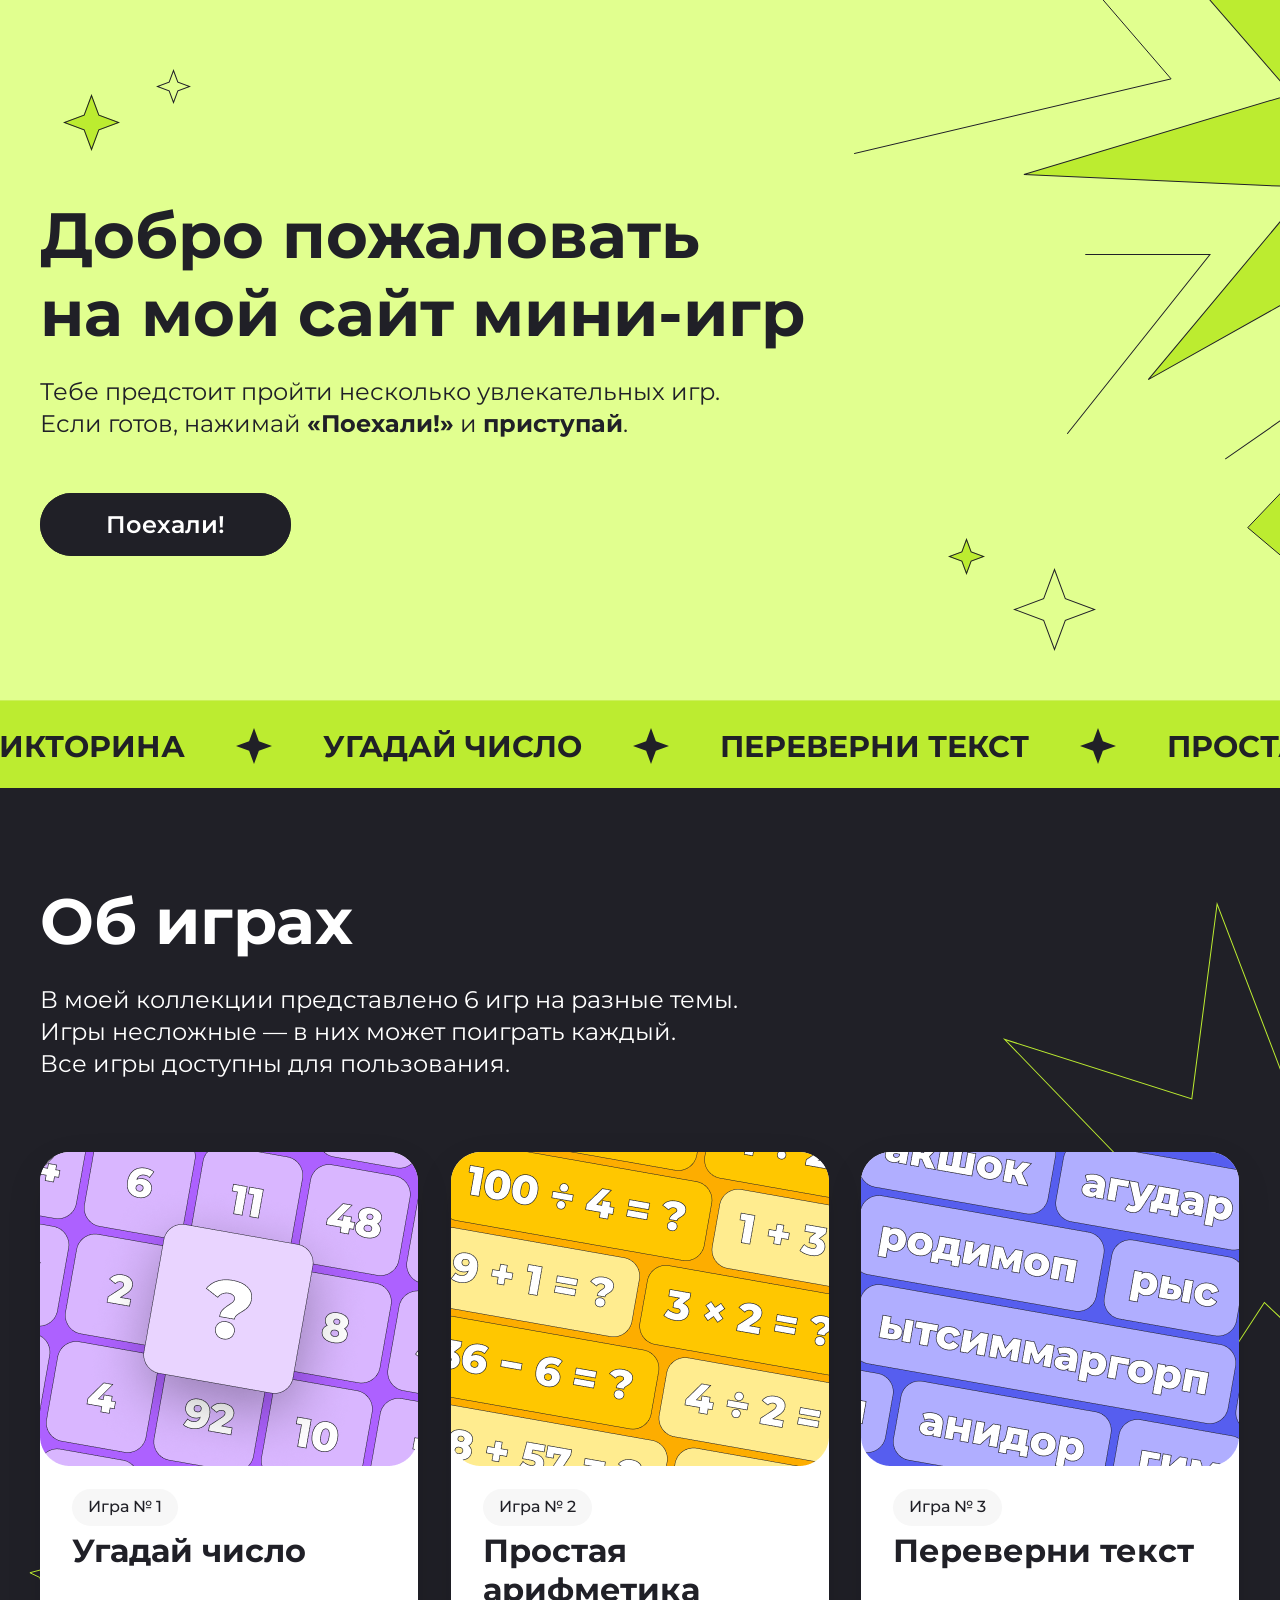
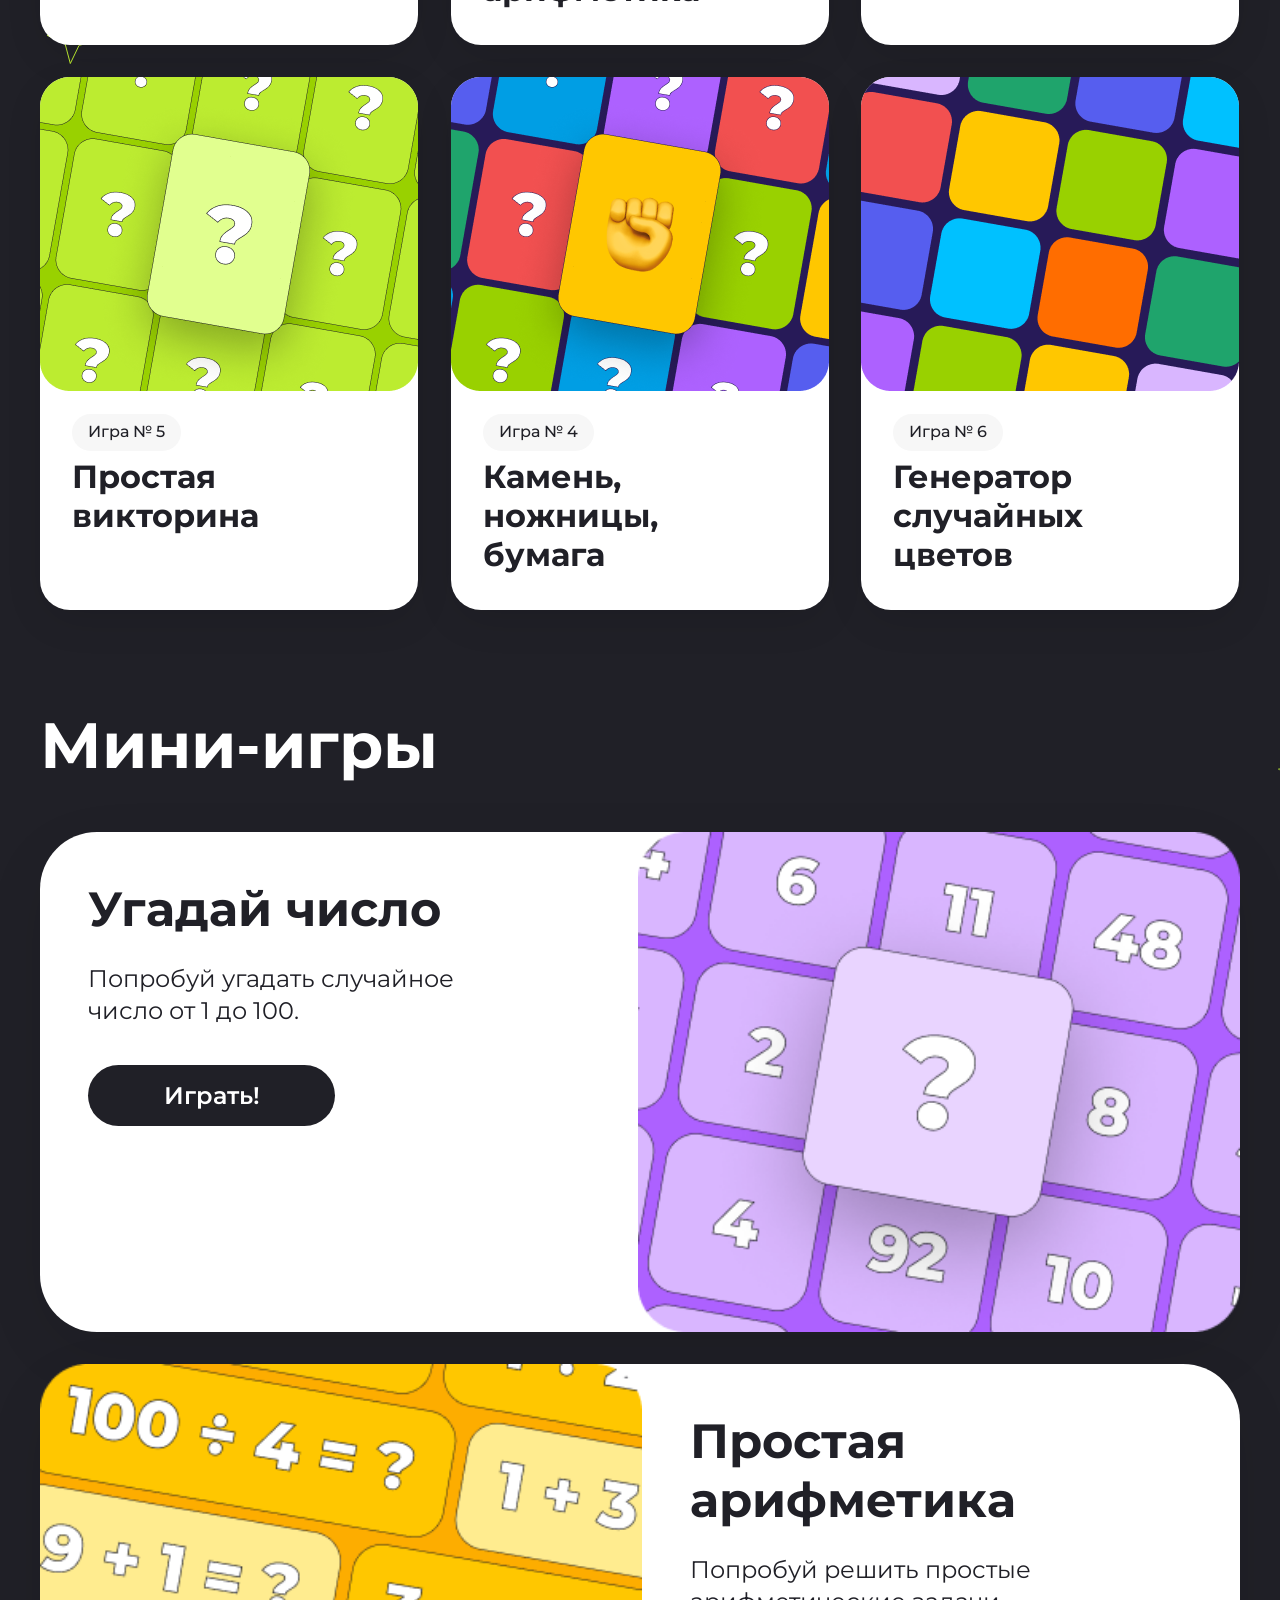
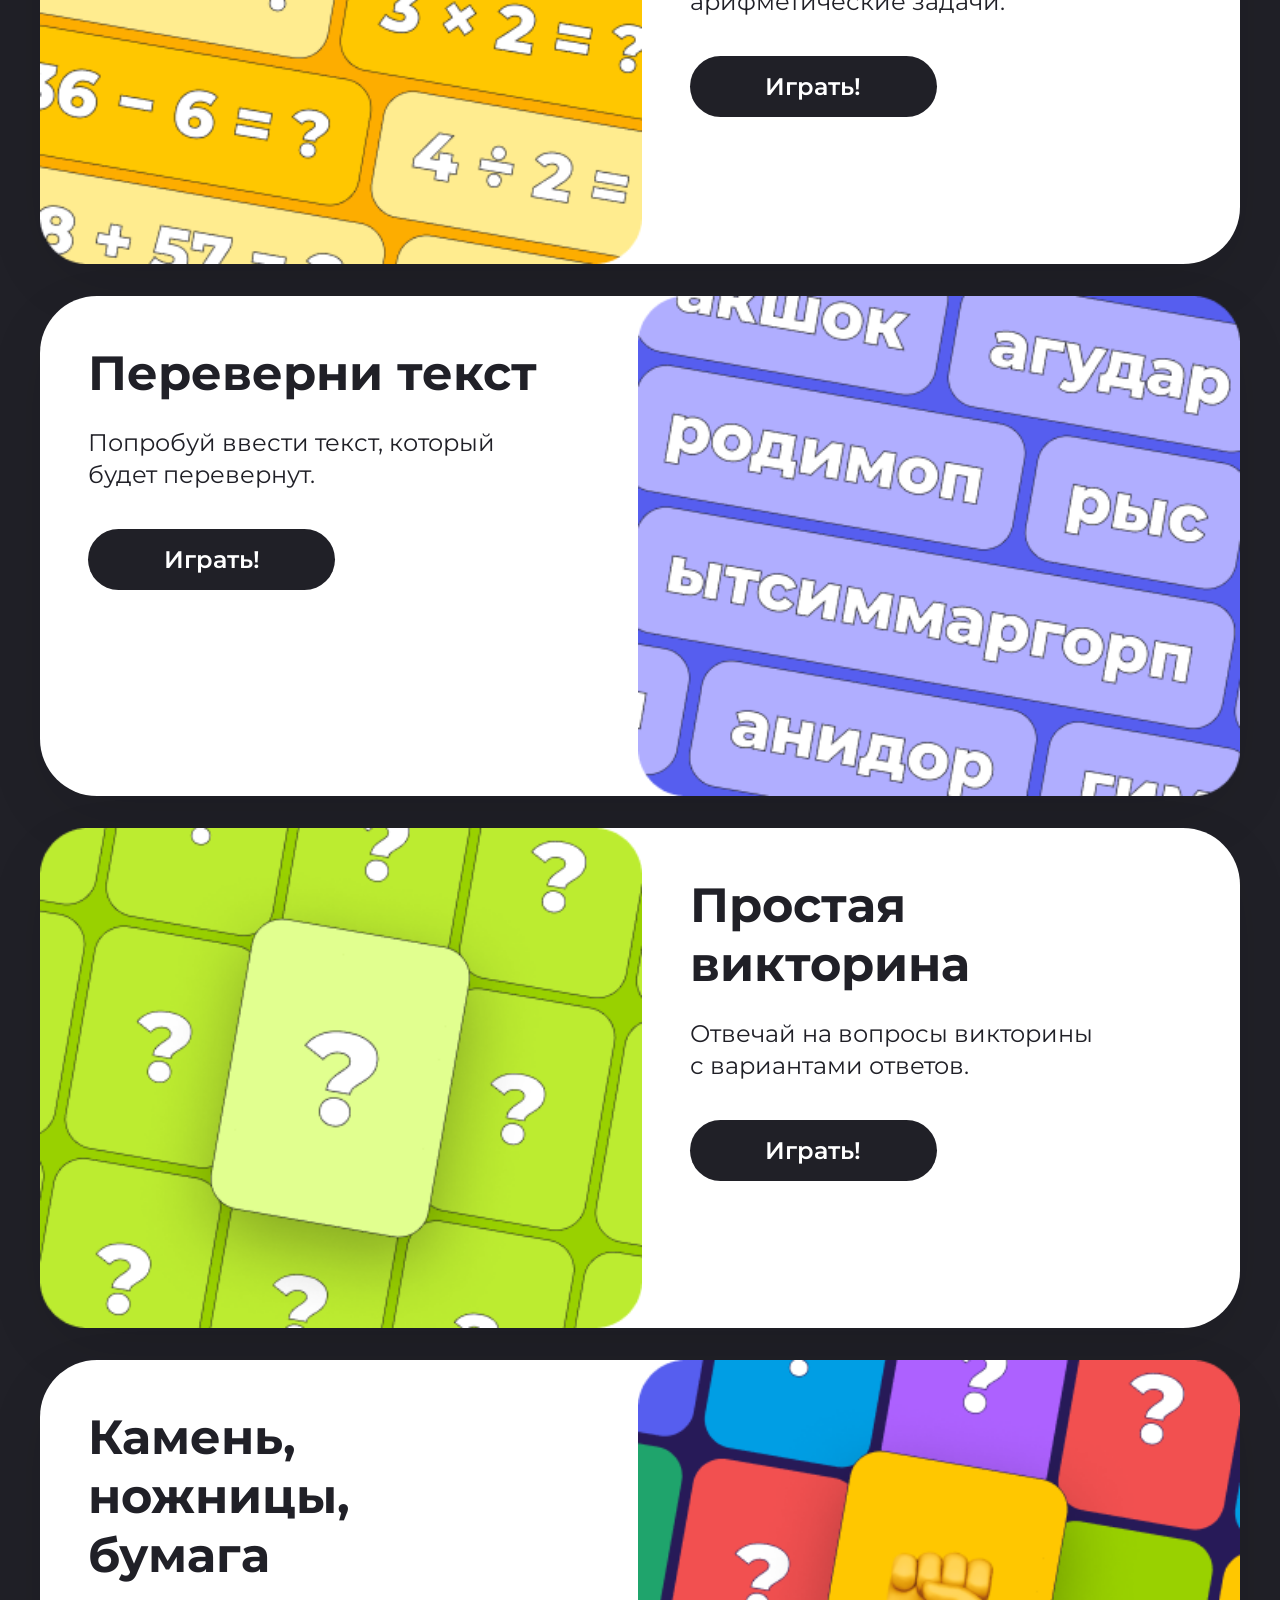
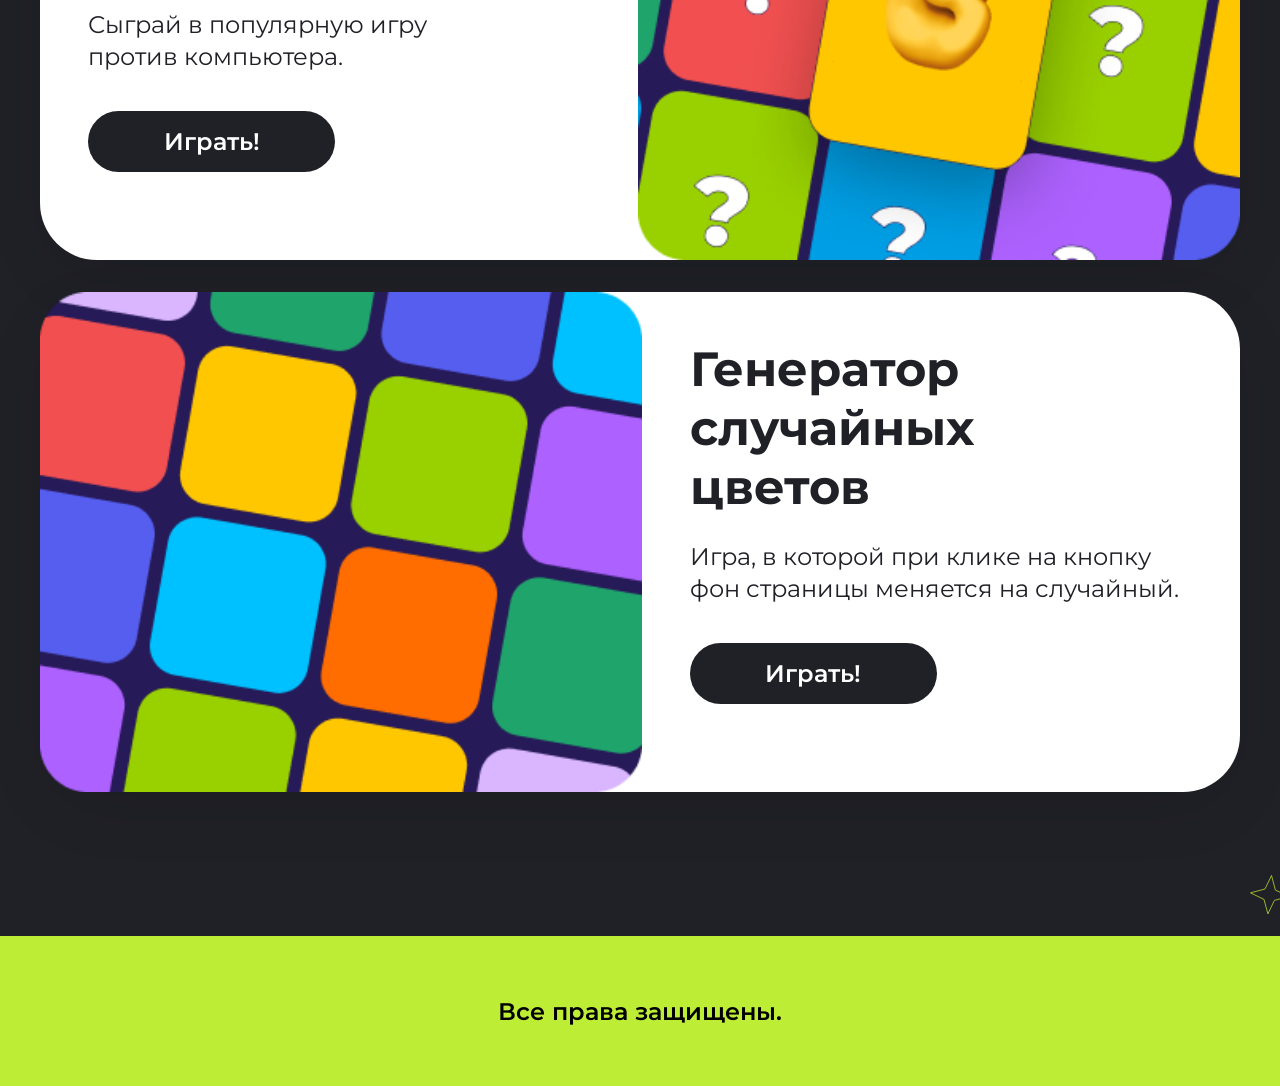
<file: index.html>
<!DOCTYPE html>
<html lang="en">
<head>
    <meta charset="UTF-8">
    <meta name="viewport" content="width=device-width, initial-scale=1.0">
    <link rel="preconnect" href="https://fonts.googleapis.com">
    <link rel="preconnect" href="https://fonts.gstatic.com"     crossorigin>
    <link href="https://fonts.googleapis.com/css2?family=Montserrat:ital,wght@0,100..900;1,100..900&display=swap&subset=cyrillic" rel="stylesheet">
    <link rel="stylesheet" href="style.css">
    <title>Mini Games</title>
</head>
<body>
    <header class="top center">
        <img class="top__star-2" src="img/Star-2.svg" alt="star">
        <img class="top__star-3" src="img/Star-3.svg" alt="star">
        <img class="top__star-5" src="img/Star-5.svg" alt="star">
        <img class="top__star-4" src="img/Star-4.svg" alt="star">
        <img class="top__BigStar" src="img/BigStar.svg" alt="star">
        <img class="top__ray-1" src="img/ray-1.svg" alt="ray">
        <img class="top__ray-2" src="img/ray-2.svg" alt="ray">
        <img class="top__ray-3" src="img/ray-3.svg" alt="ray">
        <img class="top__ray-4" src="img/ray-4.svg" alt="ray">
        <img class="top__ray-5" src="img/ray-5.svg" alt="ray">

        <div class="top-text">
            <h1 class="top-text__heading">Добро пожаловать <br> на мой сайт мини-игр</h1>
            <p class="top-text__text"> Тебе предстоит пройти несколько увлекательных игр. Если готов, нажимай <span class="top-text__text-go">«Поехали!»</span> и <span class="top-text__text-started">приступай</span>.</p>
            <a href="#" class="top-text__btn top-text__btn_hover scroll-btn" 
            data-mobile-target="#mini-game" 
            data-desktop-target="#games">Поехали!</a>
            

        <div class="line">
            <div class="line__content">
                <p class="line__heading line__heading_indent">Викторина</p>
                <img class="line__Star" src="img/StarLine-1.svg" alt="BlackStar">
                <p class="line__heading">угадай число</p>
                <img class="line__Star" src="img/StarLine-1.svg" alt="BlackStar">
                <p class="line__heading">Переверни текст</p>
                <img class="line__Star" src="img/StarLine-1.svg" alt="BlackStar">
                <p class="line__heading">Простая арифметика</p>
                <img class="line__Star" src="img/StarLine-1.svg" alt="BlackStar">
                <p class="line__heading">Камень, ножницы, бумага</p>
                <img class="line__Star" src="img/StarLine-1.svg" alt="BlackStar">
                <p class="line__heading">Генератор случайных цветов</p>
                <img class="line__Star" src="img/StarLine-1.svg" alt="BlackStar">
                <p class="line__heading line__heading_indent">Викторина</p>
                <img class="line__Star" src="img/StarLine-1.svg" alt="BlackStar">
                <p class="line__heading">угадай число</p>
                <img class="line__Star" src="img/StarLine-1.svg" alt="BlackStar">
                <p class="line__heading">Переверни текст</p>
                <img class="line__Star" src="img/StarLine-1.svg" alt="BlackStar">
                <p class="line__heading">Простая арифметика</p>
                <img class="line__Star" src="img/StarLine-1.svg" alt="BlackStar">
                <p class="line__heading">Камень, ножницы, бумага</p>
                <img class="line__Star" src="img/StarLine-1.svg" alt="BlackStar">
                <p class="line__heading">Генератор случайных цветов</p>
                <img class="line__Star" src="img/StarLine-1.svg" alt="BlackStar">
            </div>
        </div>
    </header>

    <div id="games" class="Games center">

        <img class="Games__img" src="img/BigStarG.svg" alt="game">

        <img class="Games__decoration1" src="img/Stargame1.svg" alt="game">

        <img class="Games__decoration2" src="img/Stargame2.svg" alt="game">

        <div class="Games__text">
            <p class="Games__heading">Об играх</p>
            <p class="Games__description">В моей коллекции представлено 6 игр на разные темы.<br>Игры несложные — в них может поиграть каждый.<br>
                Все игры доступны для пользования.</p>
        </div>
        <div class="card">
            
            <article class="card__game card__game--hover">
                <a href="#guess" class="card__link">
                    <div class="card__info">
                        <img class="card__img" src="img/game1.png" alt="Игра 'Угадай число'">
                        <div class="card__name">
                            <span class="card__number">Игра № 1</span>
                            <h3 class="card__heading">Угадай число</h3>
                        </div>
                    </div>
                </a>
            </article>

            <article class="card__game card__game--hover">
                <a href="#arithmetic" class="card__link">
                    <div class="card__info">
                        <img class="card__img" src="img/game2.png" alt="Игра 'Простая арифметика'">
                        <div class="card__name">
                            <span class="card__number">Игра № 2</span>
                            <h3 class="card__heading">Простая арифметика</h3>
                        </div>
                    </div>
                </a>
            </article>

            <article class="card__game card__game--hover">
                <a href="#text" class="card__link">
                    <div class="card__info">
                        <img class="card__img" src="img/game3.png" alt="Игра 'Переверни текст'">
                        <div class="card__name">
                            <span class="card__number">Игра № 3</span>
                            <h3 class="card__heading">Переверни текст</h3>
                        </div>
                    </div>
                </a>
            </article>

            <article class="card__game card__game--hover">
                <a href="#quiz" class="card__link">
                    <div class="card__info">
                        <img class="card__img" src="img/game5.png" alt="Игра 'Простая викторина'">
                        <div class="card__name">
                            <span class="card__number">Игра № 5</span>
                            <h3 class="card__heading">Простая <br> викторина</h3>
                        </div>
                    </div>
                </a>
            </article>

            <article class="card__game card__game--hover">
                <a href="#stone" class="card__link">
                    <div class="card__info">
                        <img class="card__img" src="img/game4.png" alt="Игра 'Камень, ножницы, бумага'">
                        <div class="card__name">
                            <span class="card__number">Игра № 4</span>
                            <h3 class="card__heading">Камень, <br> ножницы, <br> бумага</h3>
                        </div>
                    </div>
                </a>
            </article>

            <article class="card__game card__game--hover">
                <a href="#generator" class="card__link">
                    <div class="card__info">
                        <img class="card__img" src="img/game6.png" alt="Игра 'Генератор случайных цветов'">
                        <div class="card__name">
                            <span class="card__number">Игра № 6</span>
                            <h3 class="card__heading">Генератор <br> случайных <br> цветов</h3>
                        </div>
                    </div>
                </a>
            </article>
        </div>
    </div>
    <div id="mini-game" class="mini-game center">

        <img class="mini-game__star1" src="img/Stargame1.svg" alt="mini-game">

        <img class="mini-game__star2" src="img/Stargame1.svg" alt="mini-game">

        <img class="mini-game__star3" src="img/Stargame1.svg" alt="mini-game">

        <img class="mini-game__star4" src="img/Stargame1.svg" alt="mini-game">
        <section class="mini-game__content">
            <h2 class="mini-game__heading">Мини-игры</h2>
            <div class="game-card">
                <article id="guess" class="game-card__number">
                    <div class="game-card__info game-card__info_justify">
                        <div class="game-card__name">
                            <h2 class="game-card__heading">Угадай число</h2>
                            <p class="game-card__text">Попробуй угадать случайное <br> число от 1 до 100.</p>
                            <a class="game-card__btn game-card__btn_hover" href="game1.html">Играть!</a>
                        </div>
                        <img class="game-card__img" src="img/game1.png" alt="Угадай число - Мини-игра">
                    </div>
                </article>

                <article id="arithmetic" class="game-card__number">
                    <div class="game-card__info game-card__info_flex">
                        <img class="game-card__img" src="img/game2.png" alt="Простая арифметика">
                        <div class="game-card__name">
                            <h2 class="game-card__heading">Простая арифметика</h2>
                            <p class="game-card__text">Попробуй решить простые арифметические задачи.</p>
                            <a class="game-card__btn game-card__btn_hover" href="game2.html">Играть!</a>
                        </div>                        
                    </div>
                </article>

                <article id="text" class="game-card__number">
                    <div class="game-card__info game-card__info_justify">
                        <div class="game-card__name">
                            <h2 class="game-card__heading">Переверни текст</h2>
                            <p class="game-card__text">Попробуй ввести текст, который <br> будет перевернут.</p>
                            <a class="game-card__btn game-card__btn_hover" href="game3.html">Играть!</a>
                        </div>
                        <img class="game-card__img" src="img/game3.png" alt="Переверни текст">
                    </div>
                </article>

                <article id="quiz" class="game-card__number">
                    <div class="game-card__info game-card__info_flex">
                         <img class="game-card__img" src="img/game5.png" alt="Викторина">
                        <div class="game-card__name">
                            <h2 class="game-card__heading">Простая викторина</h2>
                            <p class="game-card__text">Отвечай на вопросы викторины <br> с вариантами ответов.</p>
                            <a class="game-card__btn game-card__btn_hover" href="game4.html">Играть!</a>
                        </div>                        
                    </div>
                </article>

                <article id="stone" class="game-card__number">
                    <div class="game-card__info">
                        <div class="game-card__name">
                            <h2 class="game-card__heading">Камень, <br> ножницы, <br> бумага</h2>
                            <p class="game-card__text">Сыграй в популярную игру <br> против компьютера.</p>
                            <a class="game-card__btn game-card__btn_hover" href="game5.html">Играть!</a>
                        </div>
                        <img class="game-card__img" src="img/game4.png" alt="Камень, ножницы, бумага">
                    </div>
                </article>

                <article id="generator" class="game-card__number">
                    <div class="game-card__info game-card__info_flex">
                         <img class="game-card__img" src="img/game6.png" alt="Генератор случайных цветов">
                        <div class="game-card__name">
                            <h2 class="game-card__heading">Генератор <br> случайных <br> цветов</h2>
                            <p class="game-card__text">Игра, в которой при клике на кнопку фон  страницы меняется на случайный.</p>
                            <a class="game-card__btn game-card__btn_hover" href="game6.html">Играть!</a>
                        </div>                        
                    </div>
                </article>
            </div>
        </section>
    </div>
    <button class="scroll-to-top" aria-label="Наверх">🡅</button>
    <footer class="footer">
        <p class="footer__text">Все права защищены.</p>
    </footer>
    <script src="Script.js"></script>
</body>
</html>
</file>
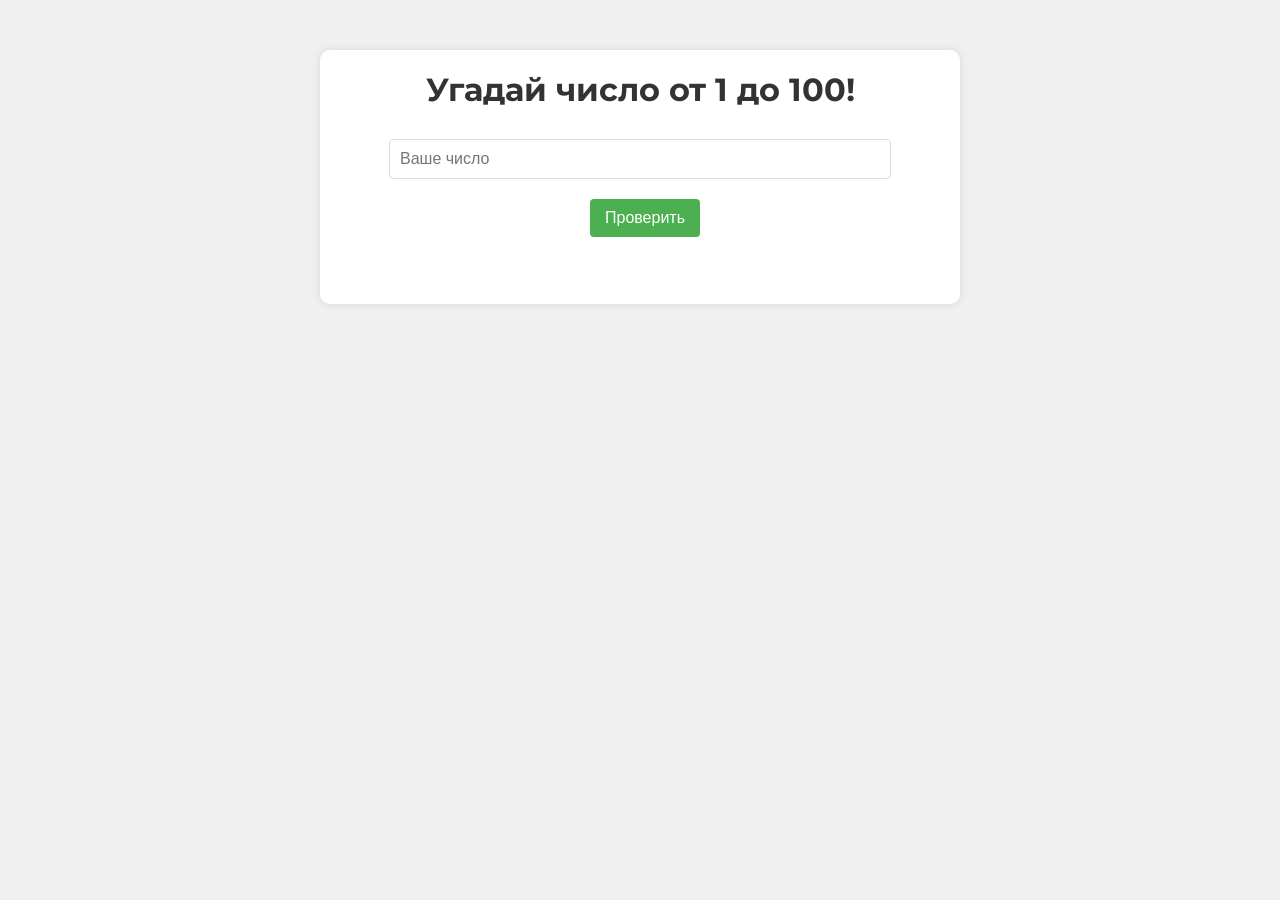
<file: game1.html>
<!DOCTYPE html>
<html lang="en">
<head>
    <meta charset="UTF-8">
    <meta name="viewport" content="width=device-width, initial-scale=1.0">
    <link rel="preconnect" href="https://fonts.googleapis.com">
    <link rel="preconnect" href="https://fonts.gstatic.com" crossorigin>
    <link href="https://fonts.googleapis.com/css2?family=Montserrat:ital,wght@0,100..900;1,100..900&display=swap&subset=cyrillic" rel="stylesheet">
    <link rel="stylesheet" href="style.css">
    <title>Угадай число</title>
</head>
<body>
    <div class="game-container">
        <h1>Угадай число от 1 до 100!</h1>
        <div class="input-group">
            <input type="number" id="guessInput" min="1" max="100" placeholder="Ваше число">
            <button onclick="checkGuess()">Проверить</button>
        </div>
        <div id="message"></div>
    </div>

    <script src="game1.js"></script>
</body>
</html>
</file>
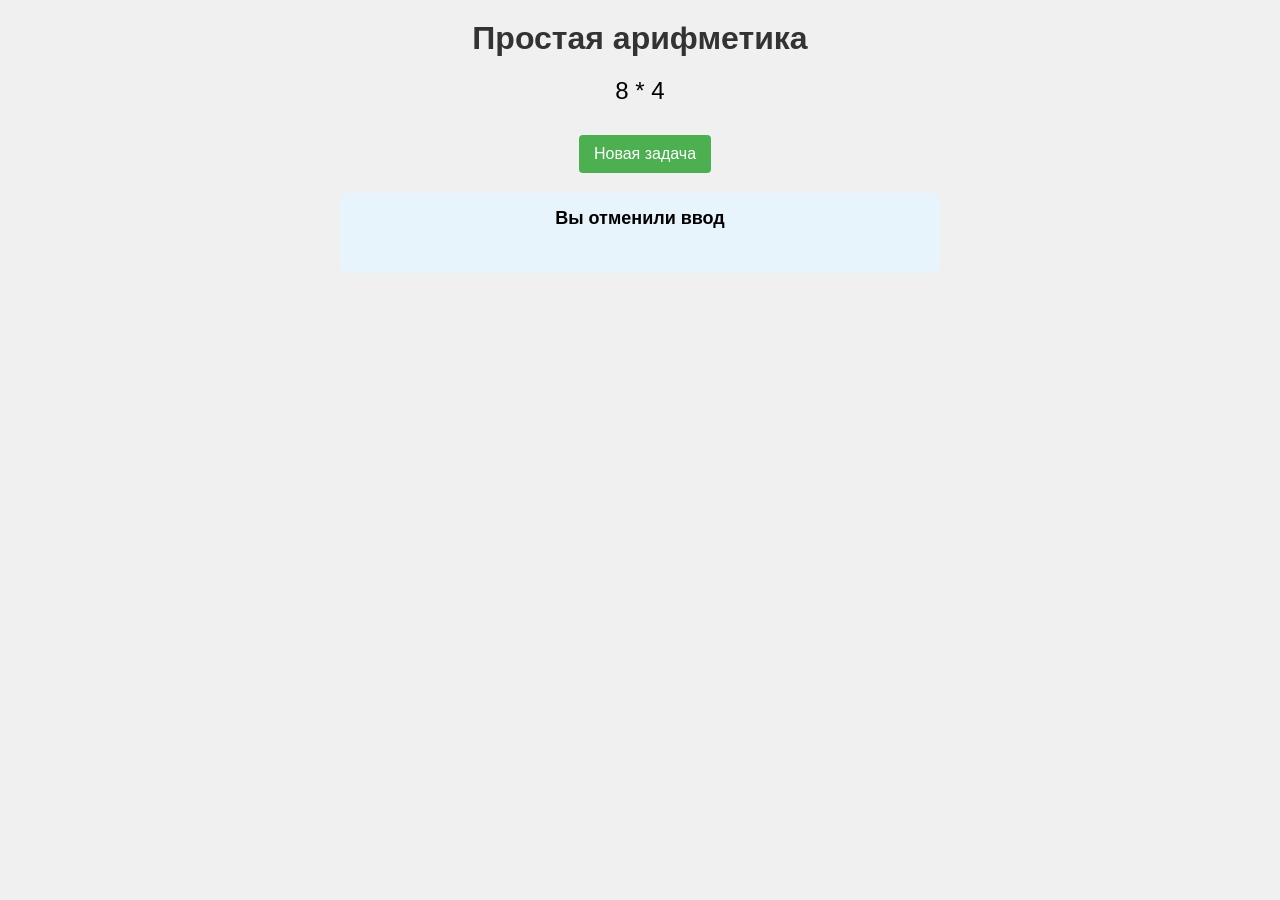
<file: game2.html>
<!DOCTYPE html>
<html lang="ru">
<head>
    <meta charset="UTF-8">
    <meta name="viewport" content="width=device-width, initial-scale=1.0">
    <link rel="stylesheet" href="style.css">
    <title>Простая арифметика</title>  
</head>
<body>
    <main class="game">
    <h1>Простая арифметика</h1>
    <div class="task" id="task"></div>
    <button onclick="startGame()">Новая задача</button>
    <div class="result" id="result"></div> </main> 
    <script src=game2.js></script>  
</body>
</html>
</file>
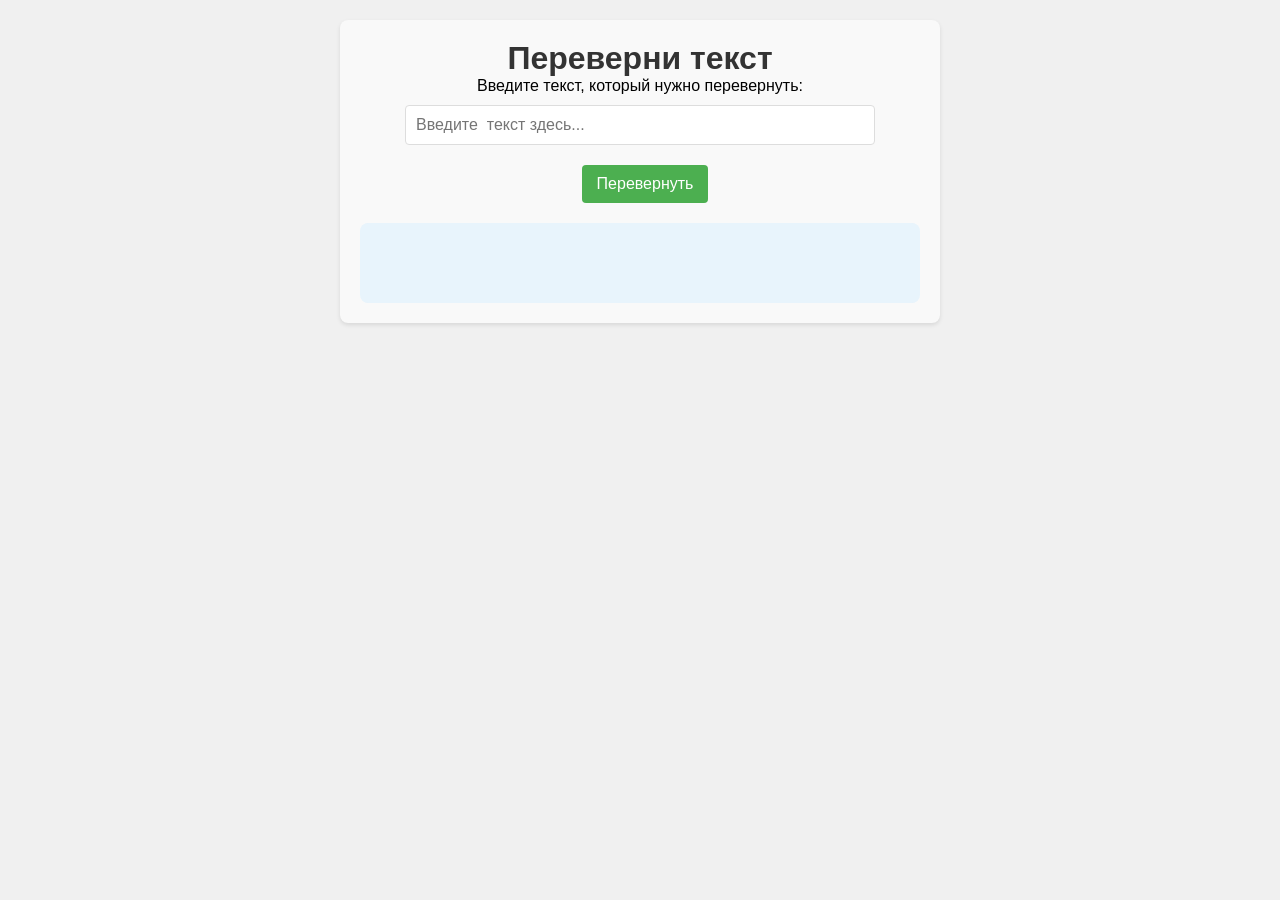
<file: game3.html>
<!DOCTYPE html>
<html lang="ru">
<head>
    <meta charset="UTF-8">
    <meta name="viewport" content="width=device-width, initial-scale=1.0">
    <link rel="stylesheet" href="style.css">
    <title>Переверни текст</title>
    
</head>
<body>
    <main class="game-text">
        <div class="container">
            <h1>Переверни текст</h1>
            <p>Введите текст, который нужно перевернуть:</p>
            <input type="text" id="userInput" placeholder="Введите  текст здесь...">
            <button onclick="reverseText()">Перевернуть</button>
            <div id="result"></div>
        </div>
    </main>
    <script src="game3.js"></script>
</body>
</html>
</file>
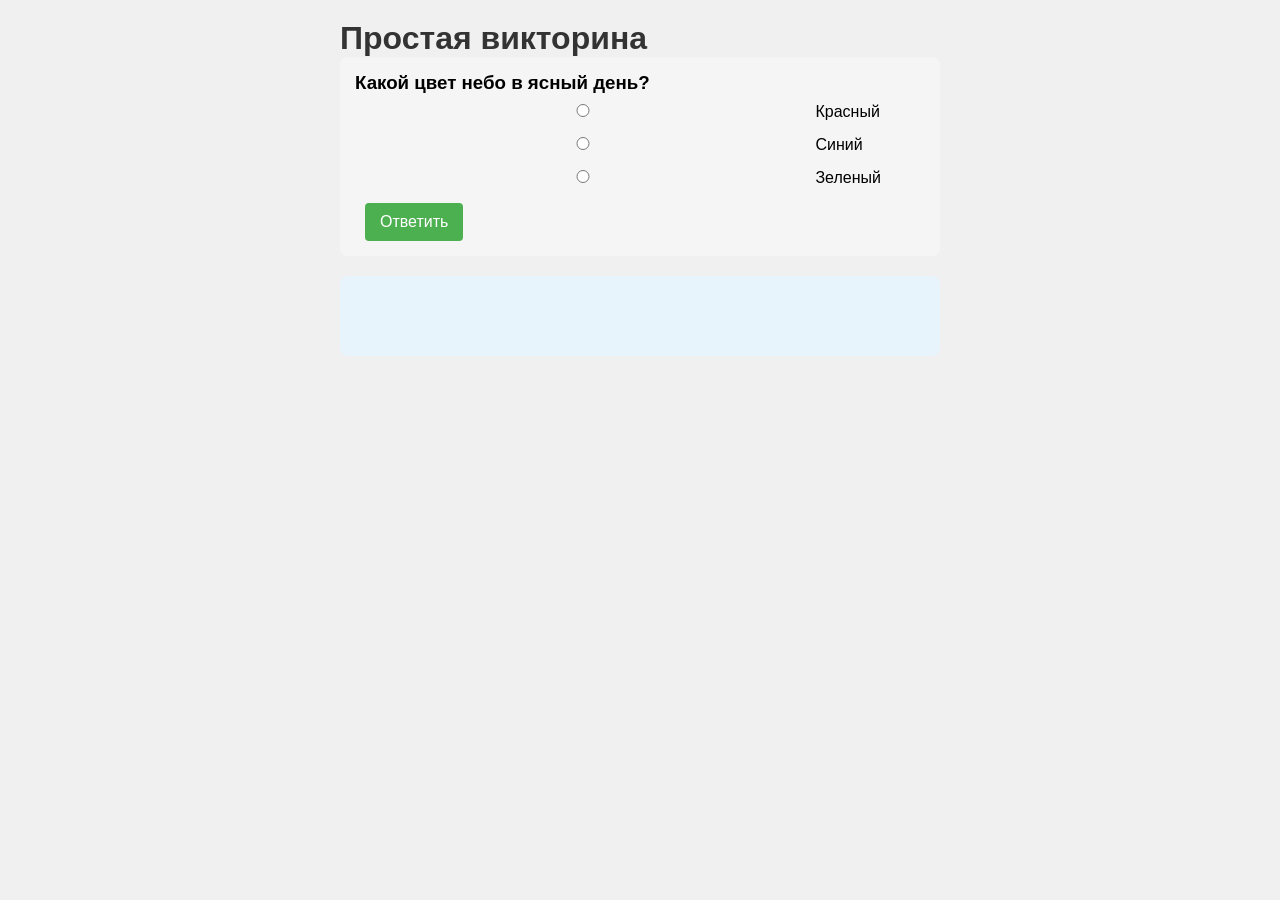
<file: game4.html>
<!DOCTYPE html>
<html lang="ru">
<head>
    <meta charset="UTF-8">
    <meta name="viewport" content="width=device-width, initial-scale=1.0">
    <link rel="stylesheet" href="style.css">
    <title>Простая викторина</title>
</head>
<body>
    <main class="game-quiz">
    <h1>Простая викторина</h1>
    <div id="quiz-container"></div>
    <div id="result"></div> 
    </main>
    <script src="game4.js"></script>   
</body>
</html>
</file>
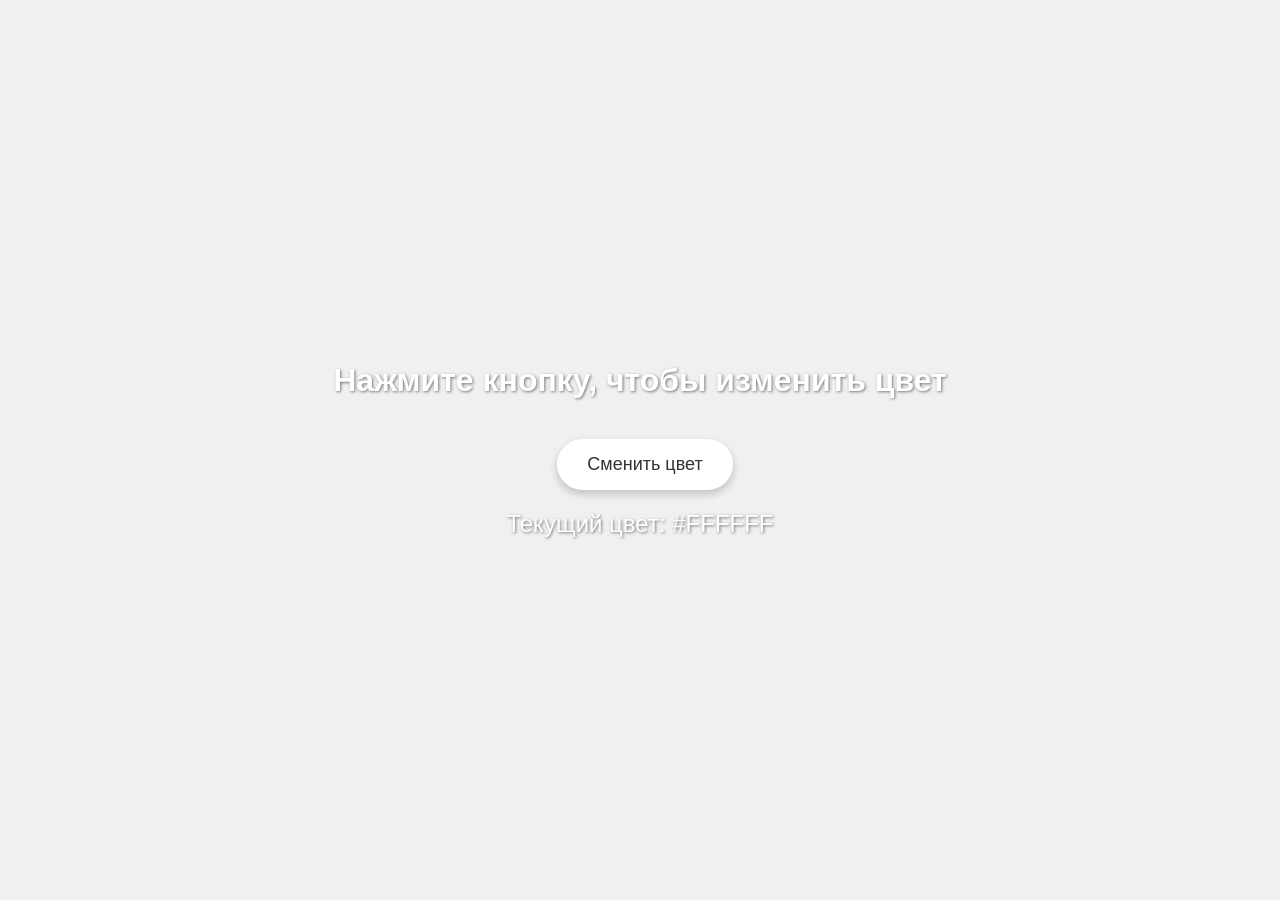
<file: game6.html>
<!DOCTYPE html>
<html lang="ru">
<head>
    <meta charset="UTF-8">
    <meta name="viewport" content="width=device-width, initial-scale=1.0">
    <link rel="stylesheet" href="style.css">
    <title>Генератор случайных цветов</title>
    
</head>
<body>
    <main class="generator-color">
        <h1 class="generator-color_heading">Нажмите кнопку, чтобы изменить цвет</h1>
        <button class="generator-color_btn">Сменить цвет</button>
        <div class="generator-color_code">Текущий цвет: #FFFFFF</div>
    </main>
    <script src="game6.js"></script>
</body>
</html>
</file>
<file: style.css>
* {
  padding: 0;
  margin: 0;
}

html {
  scroll-behavior: smooth;
}

body {
  font-family: "Montserrat", sans-serif;
}

a {
  text-decoration: none;
}

.center {
  padding-left: calc(50% - 600px);
  padding-right: calc(50% - 600px);
}

.top {
  overflow: hidden;
  position: relative;
  background: rgb(225, 255, 143);
}

.top__star-2 {
  position: absolute;
  left: 63px;
  top: 94px;
}

.top__star-3 {
  position: absolute;
  left: 156px;
  top: 69px;
}

.top__star-4 {
  position: absolute;
  left: 1013px;
  top: 568px;
}

.top__star-5 {
  position: absolute;
  left: 948px;
  top: 538px;
}

.top__BigStar {
  position: absolute;
  left: 1021px;
  top: -260.29px;
}

.top__ray-1 {
  position: absolute;
  left: 854px;
  top: -10px;
}

.top__ray-2 {
  position: absolute;
  left: 1067px;
  top: 254px;
}

.top__ray-3 {
  position: absolute;
  left: 1225px;
  top: 379px;
}

.top__ray-4 {
  position: absolute;
  left: 1247px;
  top: 468px;
}

.top__ray-5 {
  position: absolute;
  left: 1345px;
  top: 663px;
}

.top-text {
  padding-top: 196px;
  padding-bottom: 246px;
}

.top-text__heading {
  color: rgb(32, 32, 39);
  font-size: 64px;
  font-weight: 700;
  line-height: 78px;
  text-align: left;
}

.top-text__text {
  color: rgb(32, 32, 39);
  font-size: 24px;
  font-weight: 400;
  line-height: 32px;
  text-align: left;
  padding-top: 24px;
  padding-bottom: 68px;
  max-width: 720px;
}

.top-text__btn {
  box-sizing: border-box;
  border: 1px solid rgb(32, 32, 39);
  border-radius: 60px;
  background: rgb(32, 32, 39);
  color: rgb(255, 255, 255);
  font-family: Montserrat;
  font-size: 24px;
  font-weight: 600;
  line-height: 141.69%;
  text-align: center;
  padding: 16px 65px;
}

.top-text__btn_hover:hover {
  color: rgb(0, 0, 0);
  font-family: Montserrat;
  font-size: 24px;
  font-weight: 600;
  line-height: 141.69%;
  text-align: center;
  box-sizing: border-box;
  border: 1px solid rgb(0, 0, 0);
  border-radius: 60px;
  background: rgb(255, 255, 255);
  transition: 0.3s;
}

.top-text__text-go {
  font-weight: bold;
}

.top-text__text-started {
  font-weight: bold;
}

.line {
  display: flex;
  flex-wrap: wrap;
  align-items: center;
  flex-direction: row;
  width: 2988px;
  box-sizing: border-box;
  border: 1px solid rgba(255, 255, 255, 0.2);
  backdrop-filter: blur(50px);
  background: rgb(188, 236, 48);
  position: absolute;
  z-index: 2;
  left: -30px;
  top: 700px;
  height: 90px;
}
.line__content {
  display: flex;
  align-items: center;
  width: 100%;
  white-space: nowrap;
  animation: scroll 25s linear infinite;
}
@keyframes scroll {
  0% {
    transform: translateX(2.3%);
  }
  100% {
    transform: translateX(-100%);
  }
}

.line__heading {
  color: rgb(32, 32, 39);
  font-family: Montserrat;
  font-size: 30px;
  font-weight: 700;
  line-height: 110%;
  text-align: left;
  text-transform: uppercase;
}

.line__Star {
  padding: 27px 51px;
}

.line__heading_indent {
  padding-left: 6px;
}

.Games {
  position: relative;
  background: rgb(32, 32, 39);
  padding-top: 94px;
  overflow: hidden;
  z-index: 1;
}

.Games__img {
  position: absolute;
  left: 976px;
  top: 114px;
  z-index: -1;
}

.Games__heading {
  color: rgb(255, 255, 255);
  font-family: Montserrat;
  font-size: 64px;
  font-weight: 700;
  line-height: 78px;
  text-align: left;
  padding-bottom: 24px;
}

.Games__decoration1 {
  position: absolute;
  left: 45.18px;
  top: 822px;
  z-index: -1;
}

.Games__decoration2 {
  position: absolute;
  left: 27.97px;
  top: 770px;
  z-index: -1;
}

.Games__description {
  color: rgb(255, 255, 255);
  font-family: Montserrat;
  font-size: 24px;
  font-weight: 400;
  line-height: 32px;
  text-align: left;
}

.card {
  padding-top: 72px;
  padding-bottom: 50px;
  font-size: 0;
  display: grid;
  grid-template-columns: repeat(auto-fit, minmax(378px, 1fr));
  gap: 32px;
}

.card__info {
  width: 378px;
  height: 100%;
  box-sizing: border-box;
  border-radius: 30px;
  box-shadow: 0px 12.61px 42.25px -7.57px rgba(0, 0, 0, 0.13);
  background: rgb(255, 255, 255);
}

.card__img {
  width: 100%;
}

.card__name {
  padding: 32px 32px 36px 32px;
}

.card__number {
  padding: 8px 16px 10px 16px;
  border-radius: 52.58px;
  background: rgb(247, 247, 247);
  color: rgb(32, 32, 39);
  font-family: Montserrat;
  font-size: 16px;
  font-weight: 500;
  line-height: 110%;
  text-align: left;
  width: 80px;
}

.card__heading {
  color: rgb(32, 32, 39);
  font-family: Montserrat;
  font-size: 32px;
  font-weight: 700;
  line-height: 39px;
  text-align: left;
  padding-top: 16px;
}

.card__link {
  display: inline-block;
  width: auto;
  height: 100%;
  color: inherit;
}

.card__game--hover:hover {
  transform: scale(1.05);
  transition: 0.3s;
}

.mini-game {
  position: relative;
  background: rgb(32, 32, 39);
  padding-top: 46px;
  padding-bottom: 144px;
  overflow: hidden;
}
.mini-game__heading {
  color: rgb(255, 255, 255);
  font-size: 64px;
  font-weight: 700;
  line-height: 78px;
  text-align: left;
  padding-bottom: 48px;
}
.mini-game__star1 {
  position: absolute;
  top: 93px;
  left: 1277px;
  width: 35.15px;
}
.mini-game__star2 {
  position: absolute;
  top: 126px;
  left: 1320px;
  width: 68.86px;
}
.mini-game__star3 {
  position: absolute;
  top: 3366px;
  left: 1319px;
  width: 69px;
}
.mini-game__star4 {
  position: absolute;
  top: 3414px;
  left: 1249px;
  width: 41px;
}

.game-card {
  display: flex;
  flex-direction: column;
  gap: 32px;
}
.game-card__info {
  border-radius: 57px;
  box-shadow: 0px 20px 67px -12px rgba(0, 0, 0, 0.13);
  background: rgb(255, 255, 255);
  display: flex;
  flex-direction: row;
  width: 100%;
}
.game-card__name {
  width: 505px;
  padding: 48px;
}
.game-card__heading {
  color: rgb(32, 32, 39);
  font-size: 48px;
  font-weight: 700;
  line-height: 59px;
  text-align: left;
  padding-bottom: 24px;
}
.game-card__text {
  color: rgb(32, 32, 39);
  font-size: 24px;
  font-weight: 400;
  line-height: 32px;
  text-align: left;
  padding-bottom: 52px;
}
.game-card__btn {
  color: rgb(255, 255, 255);
  font-size: 24px;
  font-weight: 600;
  line-height: 141.69%;
  text-align: center;
  border-radius: 60px;
  background: rgb(32, 32, 39);
  padding: 16px 75.5px;
}
.game-card__btn_hover:hover {
  box-sizing: border-box;
  border: 1px solid rgb(0, 0, 0);
  border-radius: 60px;
  background: transparent;
  color: rgb(32, 32, 39);
  font-size: 24px;
  font-weight: 600;
  line-height: 141.69%;
  text-align: center;
  transition: 0.3s ease;
}
.game-card__img {
  width: auto;
  height: 500px;
}

.footer {
  background: rgb(189, 237, 53);
  height: 150px;
  display: flex;
  flex-direction: column;
  justify-content: center;
}
.footer__text {
  color: rgb(0, 0, 0);
  font-size: 24px;
  font-weight: 600;
  line-height: 29px;
  text-align: center;
}

.scroll-to-top {
  position: fixed;
  bottom: 30px;
  right: 30px;
  width: 50px;
  height: 50px;
  border-radius: 25%;
  background: rgb(32, 32, 39);
  color: white;
  border: none;
  cursor: pointer;
  font-size: 24px;
  box-shadow: 0 2px 10px rgba(0, 0, 0, 0.2);
  opacity: 0;
  visibility: hidden;
  transition: all 0.3s ease;
  z-index: 1;
  display: flex;
  align-items: center;
  justify-content: center;
}
.scroll-to-top.visible {
  opacity: 1;
  visibility: visible;
}
.scroll-to-top:hover {
  background: rgb(189, 237, 53);
  color: rgb(32, 32, 39);
  transform: translateY(-3px);
}
.scroll-to-top:active {
  transform: scale(0.95);
}

@media (max-width: 493px) {
  .top {
    height: 700px;
  }
  .top-text {
    padding-top: 147px;
    padding-bottom: 180px;
    display: flex;
    flex-direction: column;
    flex-wrap: wrap;
    align-items: center;
  }
  .top-text__heading {
    font-size: 40px;
    line-height: 49px;
    text-align: center;
    width: 96%;
  }
  .top-text__text {
    font-size: 16px;
    line-height: 20px;
    text-align: center;
    max-width: 296px;
    padding-bottom: 36px;
  }
  .top-text__btn {
    font-size: 16px;
    padding: 16px 103.5px;
  }
  .top-text__btn_hover:hover {
    box-sizing: border-box;
    border: 1px solid rgb(32, 32, 39);
    border-radius: 60px;
    background: rgb(32, 32, 39);
    color: rgb(255, 255, 255);
    font-size: 16px;
    font-weight: 600;
    line-height: 141.69%;
    text-align: center;
  }
  .top__BigStar {
    width: 223.52px;
    left: 63vw;
    top: -84.43px;
  }
  .top__star-2 {
    width: 35px;
    top: 97px;
    left: 10vw;
  }
  .top__star-3 {
    width: 21px;
    top: 64px;
    left: 25vw;
  }
  .top__star-4 {
    left: 81vw;
    top: 580px;
    width: 39px;
    height: 41px;
  }
  .top__star-5 {
    left: 73vw;
    top: 557px;
    width: 18px;
  }
  .line {
    top: 651px;
    width: 1717.4px;
    height: 51.34px;
    flex-wrap: nowrap;
  }
  .line__heading {
    font-size: 16px;
  }
  .line__Star {
    width: 19.34px;
    height: 19.34px;
    padding: 16px 27px;
  }
  .center {
    padding-right: 16px;
    padding-left: 16px;
  }
  .Games {
    display: none;
  }
  .mini-game {
    overflow: hidden;
    padding-bottom: 48.88px;
  }
  .mini-game__heading {
    color: rgb(255, 255, 255);
    font-size: 40px;
    font-weight: 700;
    line-height: 49px;
    text-align: left;
    padding-bottom: 48px;
  }
  .game-card {
    gap: 24px;
  }
  .game-card__name {
    padding: 29px 29px 48px 29px;
    width: auto;
  }
  .game-card__heading {
    font-size: 32px;
    line-height: 39px;
    padding-bottom: 16px;
  }
  .game-card__text {
    color: rgb(0, 0, 0);
    font-size: 16px;
    line-height: 20px;
    padding-bottom: 48px;
  }
  .game-card__btn {
    color: rgb(255, 255, 255);
    font-size: 16px;
    font-weight: 600;
    line-height: 141.69%;
    text-align: center;
    border-radius: 60px;
    background: rgb(32, 32, 39);
    padding: 16px 38%;
  }
  .game-card__info {
    flex-direction: column-reverse;
    border-radius: 30px;
  }
  .game-card__info_flex {
    flex-direction: column;
  }
  .game-card__img {
    height: 285px;
  }
  .game-card__btn_hover:hover {
    color: rgb(255, 255, 255);
    font-size: 16px;
    font-weight: 600;
    line-height: 141.69%;
    text-align: center;
    padding: 16px 41%;
    background: rgb(32, 32, 39);
    transition: none;
  }
  .footer {
    height: 100px;
  }
  .footer__text {
    color: rgb(0, 0, 0);
    font-size: 16px;
    font-weight: 600;
    line-height: 20px;
    text-align: center;
  }
}
@media (min-width: 375px) and (max-width: 493px) {
  .center {
    padding-right: calc(50% - 171.5px);
    padding-left: calc(50% - 171.5px);
  }
}
@media (min-width: 493px) and (max-width: 768px) {
  .center {
    padding-right: 32px;
    padding-left: 32px;
  }
  .top {
    height: 700px;
  }
  .top__BigStar {
    width: 223.52px;
    left: 63vw;
    top: -84.43px;
  }
  .top__star-2 {
    width: 35px;
    top: 97px;
    left: 10vw;
  }
  .top__star-3 {
    width: 21px;
    top: 64px;
    left: 25vw;
  }
  .top__star-4 {
    left: 81vw;
    top: 580px;
    width: 39px;
    height: 41px;
  }
  .top__star-5 {
    left: 73vw;
    top: 557px;
    width: 18px;
  }
  .top-text {
    padding-top: 196px;
    padding-bottom: 180px;
    display: flex;
    flex-direction: column;
    flex-wrap: wrap;
    align-items: center;
  }
  .top-text__heading {
    font-size: 40px;
    line-height: 49px;
    text-align: center;
    width: 94%;
  }
  .top-text__text {
    font-size: 16px;
    line-height: 20px;
    text-align: center;
    max-width: 296px;
    padding-bottom: 36px;
  }
  .top-text__btn {
    font-size: 16px;
    padding: 16px 103.5px;
  }
  .top-text__btn:hover {
    padding: 16px 103.5px;
    font-size: 16px;
    color: rgb(255, 255, 255);
    background: rgb(32, 32, 39);
  }
  .line {
    top: 651px;
    width: 1717.4px;
    height: 51.34px;
    flex-wrap: nowrap;
  }
  .line__heading {
    font-size: 16px;
  }
  .line__Star {
    width: 19.34px;
    height: 19.34px;
    padding: 16px 27px;
  }
  .Games {
    padding-top: 38px;
  }
  .Games__heading {
    font-size: 40px;
    line-height: 49px;
  }
  .Games__decoration1 {
    display: none;
  }
  .Games__description {
    font-size: 16px;
    line-height: 20px;
  }
  .card {
    display: grid;
    grid-template-columns: repeat(auto-fill, minmax(202px, 1fr));
    gap: 24px;
    padding-top: 48px;
  }
  .card__heading {
    font-size: 16px;
    line-height: 20px;
  }
  .card__info {
    width: 100%;
    border-radius: 22px;
  }
  .card__number {
    font-size: 10px;
  }
  .card__name {
    padding: 24px 24px 26px 24px;
  }
  .mini-game {
    overflow: hidden;
    padding-top: 36px;
    padding-bottom: 48.88px;
  }
  .mini-game__heading {
    color: rgb(255, 255, 255);
    font-size: 40px;
    font-weight: 700;
    line-height: 49px;
    text-align: left;
    padding-bottom: 48px;
  }
  .game-card {
    display: grid;
    grid-template-columns: repeat(auto-fill, minmax(202px, 1fr));
    gap: 24px;
  }
  .game-card__name {
    padding: 29px 16px 35px 16px;
    width: 171px;
  }
  .game-card__heading {
    font-size: 16px;
    line-height: 20px;
    padding-bottom: 16px;
    height: 76px;
  }
  .game-card__text {
    font-size: 12px;
    line-height: 14px;
    padding-bottom: 34px;
  }
  .game-card__btn {
    color: rgb(255, 255, 255);
    font-size: 16px;
    font-weight: 600;
    line-height: 141.69%;
    text-align: center;
    border-radius: 60px;
    background: rgb(32, 32, 39);
    padding: 16px 20%;
  }
  .game-card__info {
    border-radius: 24px;
    flex-direction: column-reverse;
  }
  .game-card__info_justify {
    justify-content: flex-end;
  }
  .game-card__info_flex {
    flex-direction: column;
  }
  .game-card__img {
    height: auto;
  }
  .game-card__btn_hover:hover {
    color: rgb(255, 255, 255);
    font-size: 16px;
    font-weight: 600;
    line-height: 141.69%;
    text-align: center;
    padding: 16px 41%;
    background: rgb(32, 32, 39);
    transition: none;
  }
}
@media (max-width: 768px) {
  .scroll-to-top {
    width: 40px;
    height: 40px;
    font-size: 20px;
    bottom: 20px;
    right: 20px;
  }
}
@media (min-width: 769px) and (max-width: 1024px) {
  .center {
    padding-right: calc(50% - 360.5px);
    padding-left: calc(50% - 360.5px);
  }
  .top {
    height: 700px;
  }
  .top__BigStar {
    width: 223.52px;
    left: 82vw;
    top: -84.43px;
  }
  .top__star-2 {
    width: 35px;
    top: 97px;
    left: 10vw;
  }
  .top__star-3 {
    width: 21px;
    top: 64px;
    left: 25vw;
  }
  .top__star-4 {
    left: 87vw;
    top: 580px;
    width: 39px;
    height: 41px;
  }
  .top__star-5 {
    left: 80vw;
    top: 557px;
    width: 18px;
  }
  .top__ray-1 {
    display: none;
  }
  .top-text {
    padding-top: 196px;
    padding-bottom: 180px;
    display: flex;
    flex-direction: column;
    flex-wrap: wrap;
    align-items: center;
  }
  .top-text__heading {
    font-size: 40px;
    line-height: 49px;
    text-align: center;
    width: 94%;
  }
  .top-text__text {
    font-size: 16px;
    line-height: 20px;
    text-align: center;
    max-width: 296px;
    padding-bottom: 36px;
  }
  .top-text__btn {
    font-size: 16px;
    padding: 16px 103.5px;
  }
  .top-text__btn_hover:hover {
    background: rgb(32, 32, 39);
    color: rgb(255, 255, 255);
    font-size: initial;
  }
  .line {
    top: 651px;
    width: 1717.4px;
    height: 51.34px;
    flex-wrap: nowrap;
  }
  .line__heading {
    font-size: 16px;
  }
  .line__Star {
    width: 19.34px;
    height: 19.34px;
    padding: 16px 27px;
  }
  .Games {
    padding-top: 38px;
  }
  .Games__heading {
    font-size: 40px;
    line-height: 49px;
  }
  .Games__img {
    display: none;
  }
  .Games__decoration1 {
    display: none;
  }
  .Games__decoration2 {
    display: none;
  }
  .Games__description {
    font-size: 16px;
    line-height: 20px;
  }
  .card {
    padding-top: 48px;
    grid-template-columns: repeat(auto-fit, minmax(348px, 1fr));
    gap: 24px;
  }
  .card__info {
    width: 100%;
  }
  .card__heading {
    font-size: 24px;
    line-height: 30px;
  }
  .card__game--hover:hover {
    transform: none;
  }
  .mini-game__heading {
    font-size: 40px;
    line-height: 49px;
  }
  .game-card {
    gap: 24px;
  }
  .game-card__info {
    border-radius: 32px;
  }
  .game-card__heading {
    font-size: 24px;
    line-height: 30px;
  }
  .game-card__text {
    font-size: 16px;
    line-height: 24px;
  }
  .game-card__btn {
    font-size: 16px;
  }
  .game-card__btn_hover:hover {
    color: rgb(255, 255, 255);
    background: rgb(32, 32, 39);
    font-size: 16px;
  }
  .game-card__img {
    height: auto;
  }
}
@media (min-width: 1025px) and (max-width: 1200px) {
  .center {
    padding-left: calc(50% - 480px);
    padding-right: calc(50% - 480px);
  }
  .card {
    grid-template-columns: repeat(auto-fit, minmax(298px, 1fr));
  }
  .card__info {
    width: 100%;
  }
  .game-card__img {
    height: auto;
    width: 624px;
  }
  .game-card__heading {
    line-height: 44px;
  }
  .game-card__text {
    font-size: 22px;
    line-height: 28px;
  }
  .game-card__btn_hover:hover {
    background: rgb(32, 32, 39);
    color: rgb(255, 255, 255);
  }
  .card__game--hover:hover {
    transform: none;
  }
  .top-text__btn_hover:hover {
    color: rgb(255, 255, 255);
    background: rgb(32, 32, 39);
  }
}
@media (min-width: 1441px) and (max-width: 2560px) {
  .top__BigStar {
    left: 70.9dvw;
  }
  .top__ray-1 {
    left: 59.3dvw;
  }
  .top__ray-2 {
    left: 73.1dvw;
  }
  .top__ray-3 {
    left: 81.1dvw;
  }
  .top__ray-4 {
    left: 82.4dvw;
  }
  .top__ray-5 {
    left: 86.4dvw;
  }
  .top__star-4 {
    left: 71.3dvw;
  }
  .top__star-5 {
    left: 68.8dvw;
  }
  .line {
    width: 3475px;
  }
  .Games__img {
    left: 67.7dvw;
  }
  .mini-game__star1 {
    left: 88.6dvw;
  }
  .mini-game__star2 {
    left: 91.6dvw;
  }
  .mini-game__star3 {
    left: 91.5dvw;
  }
  .mini-game__star4 {
    left: 86.7dvw;
  }
}
@media (min-width: 2561px) and (max-width: 3440px) {
  .line {
    width: 3440px;
  }
  .top__BigStar {
    left: 70.9dvw;
  }
  .top__ray-1 {
    left: 64.3dvw;
  }
  .top__ray-2 {
    left: 72.1dvw;
  }
  .top__ray-3 {
    left: 78.1dvw;
  }
  .top__ray-4 {
    left: 79.4dvw;
  }
  .top__ray-5 {
    left: 83.4dvw;
  }
  .top__star-4 {
    left: 71.3dvw;
  }
  .top__star-5 {
    left: 68.8dvw;
  }
  .Games__img {
    left: 67.7dvw;
  }
  .mini-game__star1 {
    left: 88.6dvw;
  }
  .mini-game__star2 {
    left: 91.6dvw;
  }
  .mini-game__star3 {
    left: 91.5dvw;
  }
  .mini-game__star4 {
    left: 86.7dvw;
  }
}
body {
  background-color: #f0f0f0;
}

.game-container {
  max-width: 600px;
  margin: 50px auto;
  padding: 20px;
  background-color: white;
  border-radius: 10px;
  box-shadow: 0 0 10px rgba(0, 0, 0, 0.1);
  text-align: center;
}

h1 {
  color: #333;
}

.input-group {
  margin: 20px 0;
}

input {
  padding: 10px;
  width: 100px;
  font-size: 16px;
  border: 1px solid #ddd;
  border-radius: 5px;
}

button {
  padding: 10px 20px;
  background-color: #4CAF50;
  color: white;
  border: none;
  border-radius: 5px;
  cursor: pointer;
  font-size: 16px;
  margin-left: 10px;
}

button:hover {
  background-color: #45a049;
}

#message {
  margin-top: 20px;
  font-size: 18px;
  min-height: 27px;
}

.game {
  max-width: 600px;
  margin: 0 auto;
  padding: 20px;
  text-align: center;
}

.task {
  font-size: 24px;
  margin: 20px 0;
}

.result {
  font-weight: bold;
  margin: 20px 0;
  padding: 10px;
  border-radius: 5px;
}

.correct {
  background-color: #d4edda;
  color: #155724;
}

.incorrect {
  background-color: #f8d7da;
  color: #721c24;
}

button {
  padding: 10px 20px;
  font-size: 16px;
  background-color: #007bff;
  color: white;
  border: none;
  border-radius: 5px;
  cursor: pointer;
}

.game-text {
  font-family: Arial, sans-serif;
  max-width: 600px;
  margin: 0 auto;
  padding: 20px;
  text-align: center;
}

h1 {
  color: #2c3e50;
}

.container {
  background-color: #f9f9f9;
  border-radius: 8px;
  padding: 20px;
  box-shadow: 0 2px 4px rgba(0, 0, 0, 0.1);
}

input {
  padding: 10px;
  width: 80%;
  margin: 10px 0;
  border: 1px solid #ddd;
  border-radius: 4px;
}

button {
  background-color: #3498db;
  color: white;
  border: none;
  padding: 10px 20px;
  border-radius: 4px;
  cursor: pointer;
  font-size: 16px;
}

button:hover {
  background-color: #2980b9;
}

#result {
  margin-top: 20px;
  padding: 15px;
  background-color: #e8f4fc;
  border-radius: 4px;
  min-height: 50px;
  font-size: 18px;
  word-wrap: break-word;
}

.game-quiz {
  font-family: Arial, sans-serif;
  max-width: 600px;
  margin: 0 auto;
  padding: 20px;
}

.question {
  margin-bottom: 20px;
  padding: 15px;
  background-color: #f5f5f5;
  border-radius: 8px;
}

button {
  background-color: #4CAF50;
  color: white;
  border: none;
  padding: 10px 15px;
  margin-top: 10px;
  border-radius: 4px;
  cursor: pointer;
}

button:hover {
  background-color: #45a049;
}

#result {
  margin-top: 20px;
  padding: 15px;
  background-color: #e8f4fc;
  border-radius: 8px;
  font-weight: bold;
}

.game-stone {
  max-width: 600px;
  margin: 0 auto;
  padding: 20px;
  text-align: center;
  background-color: #f5f5f5;
}

h1 {
  color: #333;
}

.choices {
  display: flex;
  justify-content: center;
  gap: 20px;
  margin: 30px 0;
}

.choice {
  background-color: white;
  border: 2px solid #ddd;
  border-radius: 10px;
  padding: 15px;
  cursor: pointer;
  transition: all 0.3s;
  width: 100px;
}

.choice:hover {
  transform: scale(1.05);
  border-color: #4CAF50;
}

.choice img {
  width: 60px;
  height: 60px;
}

.results {
  margin-top: 30px;
  padding: 20px;
  background-color: white;
  border-radius: 10px;
  box-shadow: 0 2px 5px rgba(0, 0, 0, 0.1);
}

.score {
  display: flex;
  justify-content: center;
  gap: 40px;
  margin-top: 20px;
  font-size: 18px;
}

#result-text {
  font-size: 24px;
  font-weight: bold;
  margin: 15px 0;
  min-height: 36px;
}

.selected {
  border-color: #4CAF50;
  background-color: #e8f5e9;
}

.computer-choice {
  margin: 20px auto;
  width: 100px;
  height: 100px;
  display: flex;
  align-items: center;
  justify-content: center;
  background-color: white;
  border-radius: 10px;
  border: 2px solid #ddd;
}

.computer-choice img {
  width: 60px;
  height: 60px;
}

.generator-color {
  font-family: Arial, sans-serif;
  display: flex;
  flex-direction: column;
  align-items: center;
  justify-content: center;
  height: 100vh;
  margin: 0;
  transition: background-color 0.5s ease;
}

.generator-color_heading {
  color: white;
  text-shadow: 1px 1px 3px rgba(0, 0, 0, 0.5);
  margin-bottom: 30px;
}

.generator-color_btn {
  padding: 15px 30px;
  background-color: white;
  color: #333;
  border: none;
  border-radius: 50px;
  font-size: 18px;
  cursor: pointer;
  box-shadow: 0 4px 8px rgba(0, 0, 0, 0.2);
  transition: transform 0.2s, box-shadow 0.2s;
}

.generator-color_btn:hover {
  transform: translateY(-3px);
  box-shadow: 0 6px 12px rgba(0, 0, 0, 0.3);
}

.generator-color_btn:active {
  transform: translateY(1px);
}

.generator-color_code {
  margin-top: 20px;
  font-size: 24px;
  color: white;
  text-shadow: 1px 1px 3px rgba(0, 0, 0, 0.5);
}/*# sourceMappingURL=Style.css.map */
</file>
